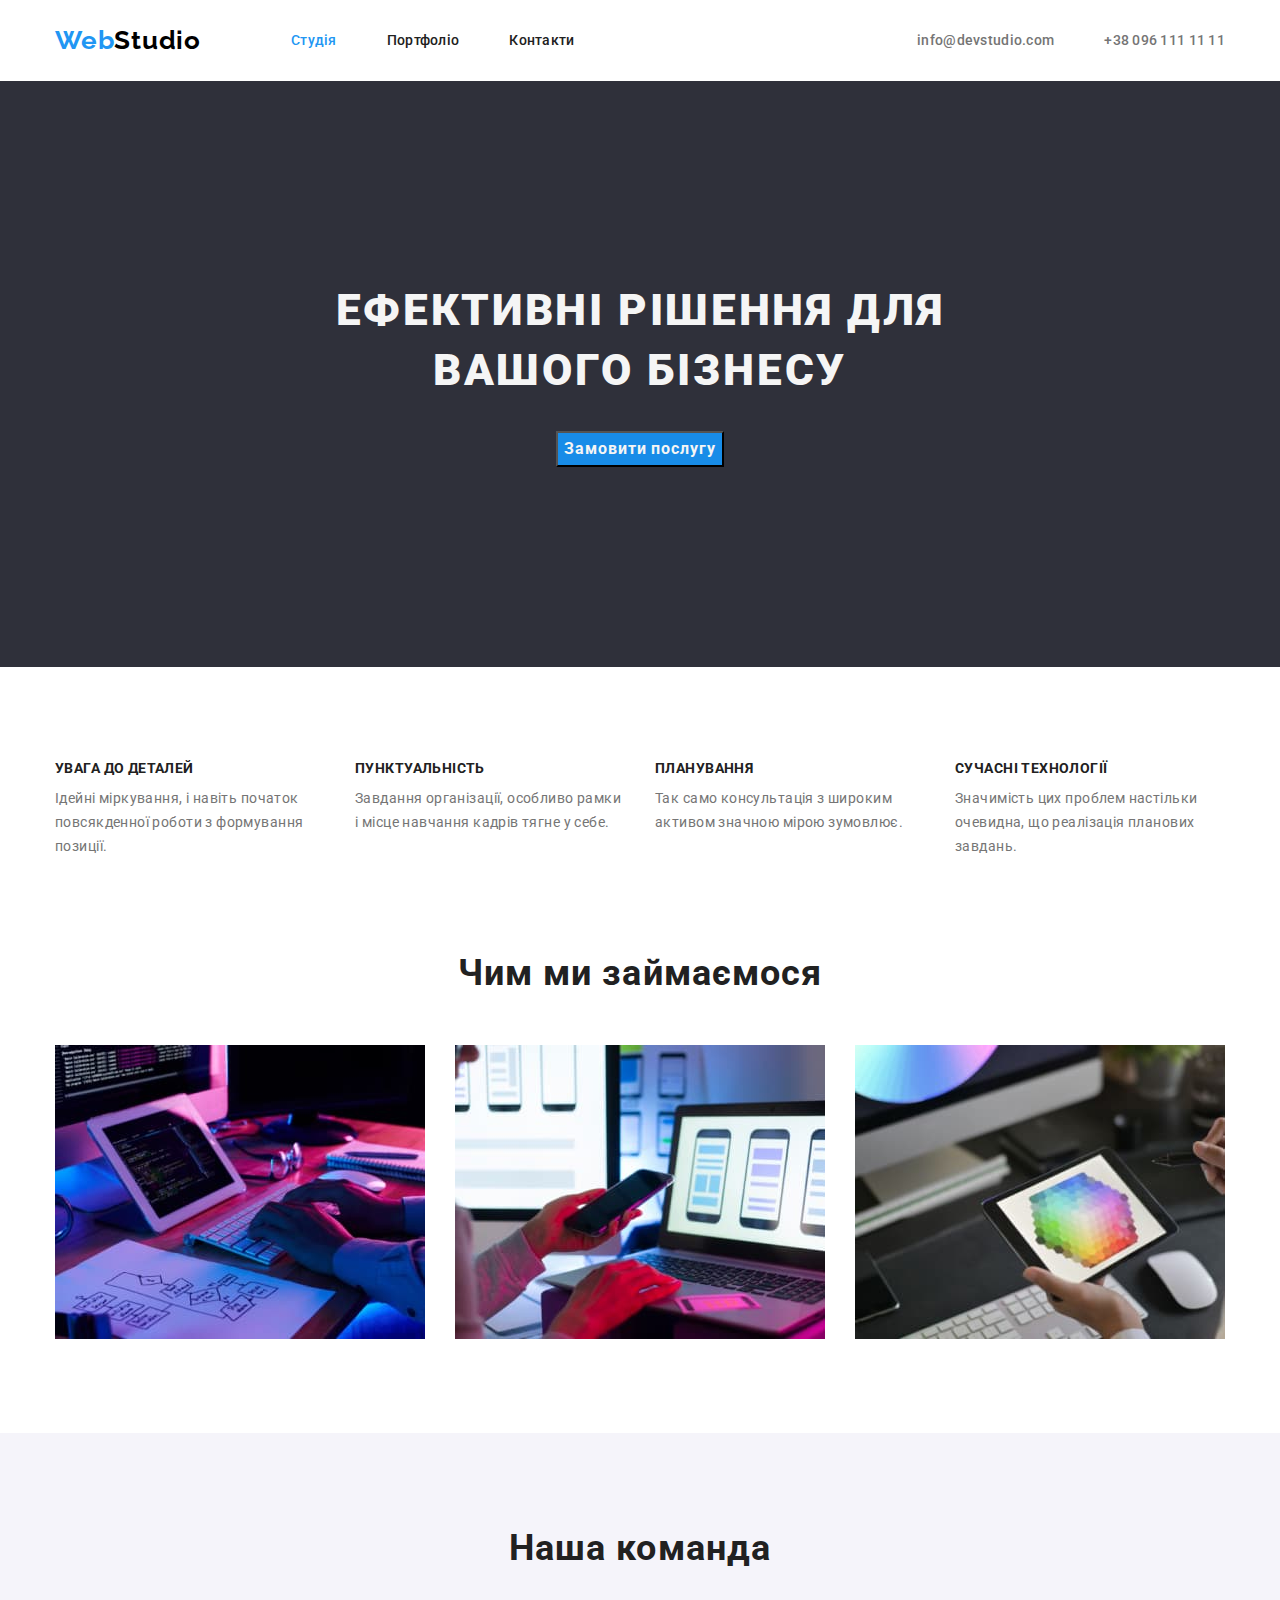
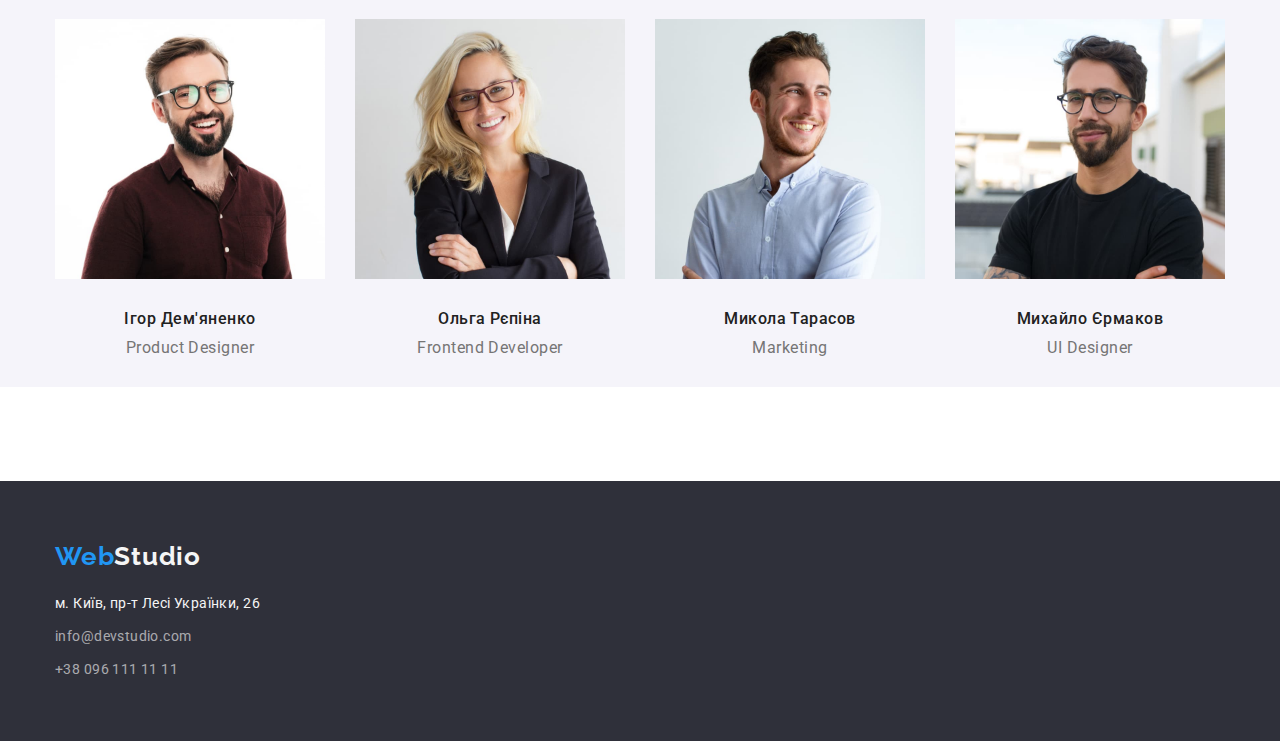
<file: index.html>
<!DOCTYPE html>
<html lang="uk">
  <head>
    <meta charset="UTF-8" />
    <meta http-equiv="X-UA-Compatible" content="IE=edge" />
    <meta name="viewport" content="width=device-width, initial-scale=1.0" />
    <title>Document</title>
    <link rel="preconnect" href="https://fonts.googleapis.com" />
    <link rel="preconnect" href="https://fonts.gstatic.com" crossorigin />
    <link
      href="https://fonts.googleapis.com/css2?family=Raleway:wght@700&family=Roboto:wght@400;500;700;900&display=swap"
      rel="stylesheet"
    />
    <link
      rel="stylesheet"
      href="https://cdn.jsdelivr.net/npm/modern-normalize@1.1.0/modern-normalize.min.css"
    />
    <link rel="stylesheet" href="./css/style.css" />
  </head>
  <body>
    <!--HEADER-->
    <header class="header-page">
      <div class="conteiner header-page-container">
        <a class="logo link" href="./index.html"><span class="part-logo">Web</span>Studio</a>
        <nav class="page-nav">
          <ul class="menu list">
            <li class="menu-item">
              <a class="menu-link link current" href="./index.html">Студія</a>
            </li>
            <li class="menu-item">
              <a class="menu-link link" href="./portfolio.html">Портфоліо</a>
            </li>
            <li class="menu-item"><a class="menu-link link" href="#contacts">Контакти</a></li>
          </ul>
        </nav>
        <ul class="contacts list">
          <li class="mail-contact">
            <a class="mail link" href="mailto:info@devstudio.com">info@devstudio.com</a>
          </li>
          <li class="phone-contact">
            <a class="phone link" href="tel:+380961111111">+38 096 111 11 11</a>
          </li>
        </ul>
      </div>
    </header>
    <!--MAIN-->
    <main>
      <section class="business-solutions">
        <div class="conteiner hero">
          <h1 class="business-solutions-one">Ефективні рішення для вашого бізнесу</h1>
          <button class="btn-form" type="button">Замовити послугу</button>
        </div>
      </section>

      <section class="advantages">
        <div class="conteiner">
          <h2 class="visually-hidden">Наші переваги</h2>
          <ul class="list list-advantages">
            <li class="advantages-item">
              <h3 class="advantage">УВАГА ДО ДЕТАЛЕЙ</h3>
              <p class="about-advantage">
                Ідейні міркування, i навіть початок повсякденної роботи з формування позиції.
              </p>
            </li>
            <li class="advantages-item">
              <h3 class="advantage">ПУНКТУАЛЬНІСТЬ</h3>
              <p class="about-advantage">
                Завдання організації, особливо рамки i місце навчання кадрів тягне у себе.
              </p>
            </li>
            <li class="advantages-item">
              <h3 class="advantage">ПЛАНУВАННЯ</h3>
              <p class="about-advantage">
                Так само консультація з широким активом значною мірою зумовлює.
              </p>
            </li>
            <li class="advantages-item">
              <h3 class="advantage">СУЧАСНІ ТЕХНОЛОГІЇ</h3>
              <p class="about-advantage">
                Значимість цих проблем настільки очевидна, що реалізація планових завдань.
              </p>
            </li>
          </ul>
        </div>
      </section>
      <section class="work-section">
        <div class="conteiner">
          <h2 class="work">Чим ми займаємося</h2>
          <ul class="list work-list">
            <li>
              <img src="./images/work1.jpg" alt="Кодування" width="370" height="294" />
            </li>
            <li>
              <img src="./images/work2.jpg" alt="Діагностика" width="370" height="294" />
            </li>
            <li>
              <img src="./images/work3.jpg" alt="Тестування" width="370" height="294" />
            </li>
          </ul>
        </div>
      </section>

      <section class="team">
        <div class="conteiner team-ch">
          <h2 class="our-team">Наша команда</h2>
          <ul class="list list-team">
            <li>
              <img
                class="foto"
                src="./images/igor-demyanenko.jpg"
                alt="фото Ігор Дем'яненко"
                width="270"
                height="260"
              />
              <h3 class="team-members">Ігор Дем'яненко</h3>
              <p class="team-professions">Product Designer</p>
            </li>
            <li>
              <img
                class="foto"
                src="./images/olga-repina.jpg"
                alt="фото Ольга Рєпіна"
                width="270"
                height="260"
              />
              <h3 class="team-members">Ольга Рєпіна</h3>
              <p class="team-professions">Frontend Developer</p>
            </li>
            <li>
              <img
                class="foto"
                src="./images/mykola-tarasov.jpg"
                alt="фото Микола Тарасов"
                width="270"
                height="260"
              />
              <h3 class="team-members">Микола Тарасов</h3>
              <p class="team-professions">Marketing</p>
            </li>
            <li>
              <img
                class="foto"
                src="./images/mykhailo-ermakov.jpg"
                alt="фото Михайло Єрмаков"
                width="270"
                height="260"
              />
              <h3 class="team-members">Михайло Єрмаков</h3>
              <p class="team-professions">UI Designer</p>
            </li>
          </ul>
        </div>
      </section>
    </main>
    <!--FOOTER-->
    <footer class="page-bottom" id="contacts">
      <div class="conteiner">
        <a class="logo link logo-foter" href="./index.html"
          ><span class="part-logo">Web</span><span class="part-logo-w">Studio</span></a
        >
        <address class="our-adress">
          <ul class="list">
            <li class="list-contacts">
              <a
                class="link our-location"
                href="https://goo.gl/maps/ukndWsPq22E3wPCn8"
                target="_blank"
                rel="noopener nofolow"
                >м. Київ, пр-т Лесі Українки, 26</a
              >
            </li>
            <li class="list-contacts">
              <a class="link our-contacts" href="mailto:info@devstudio.com">info@devstudio.com</a>
            </li>
            <li class="list-contacts list-phone">
              <a class="link our-contacts" href="tel:+380961111111">+38 096 111 11 11</a>
            </li>
          </ul>
        </address>
      </div>
    </footer>
  </body>
</html>
</file>
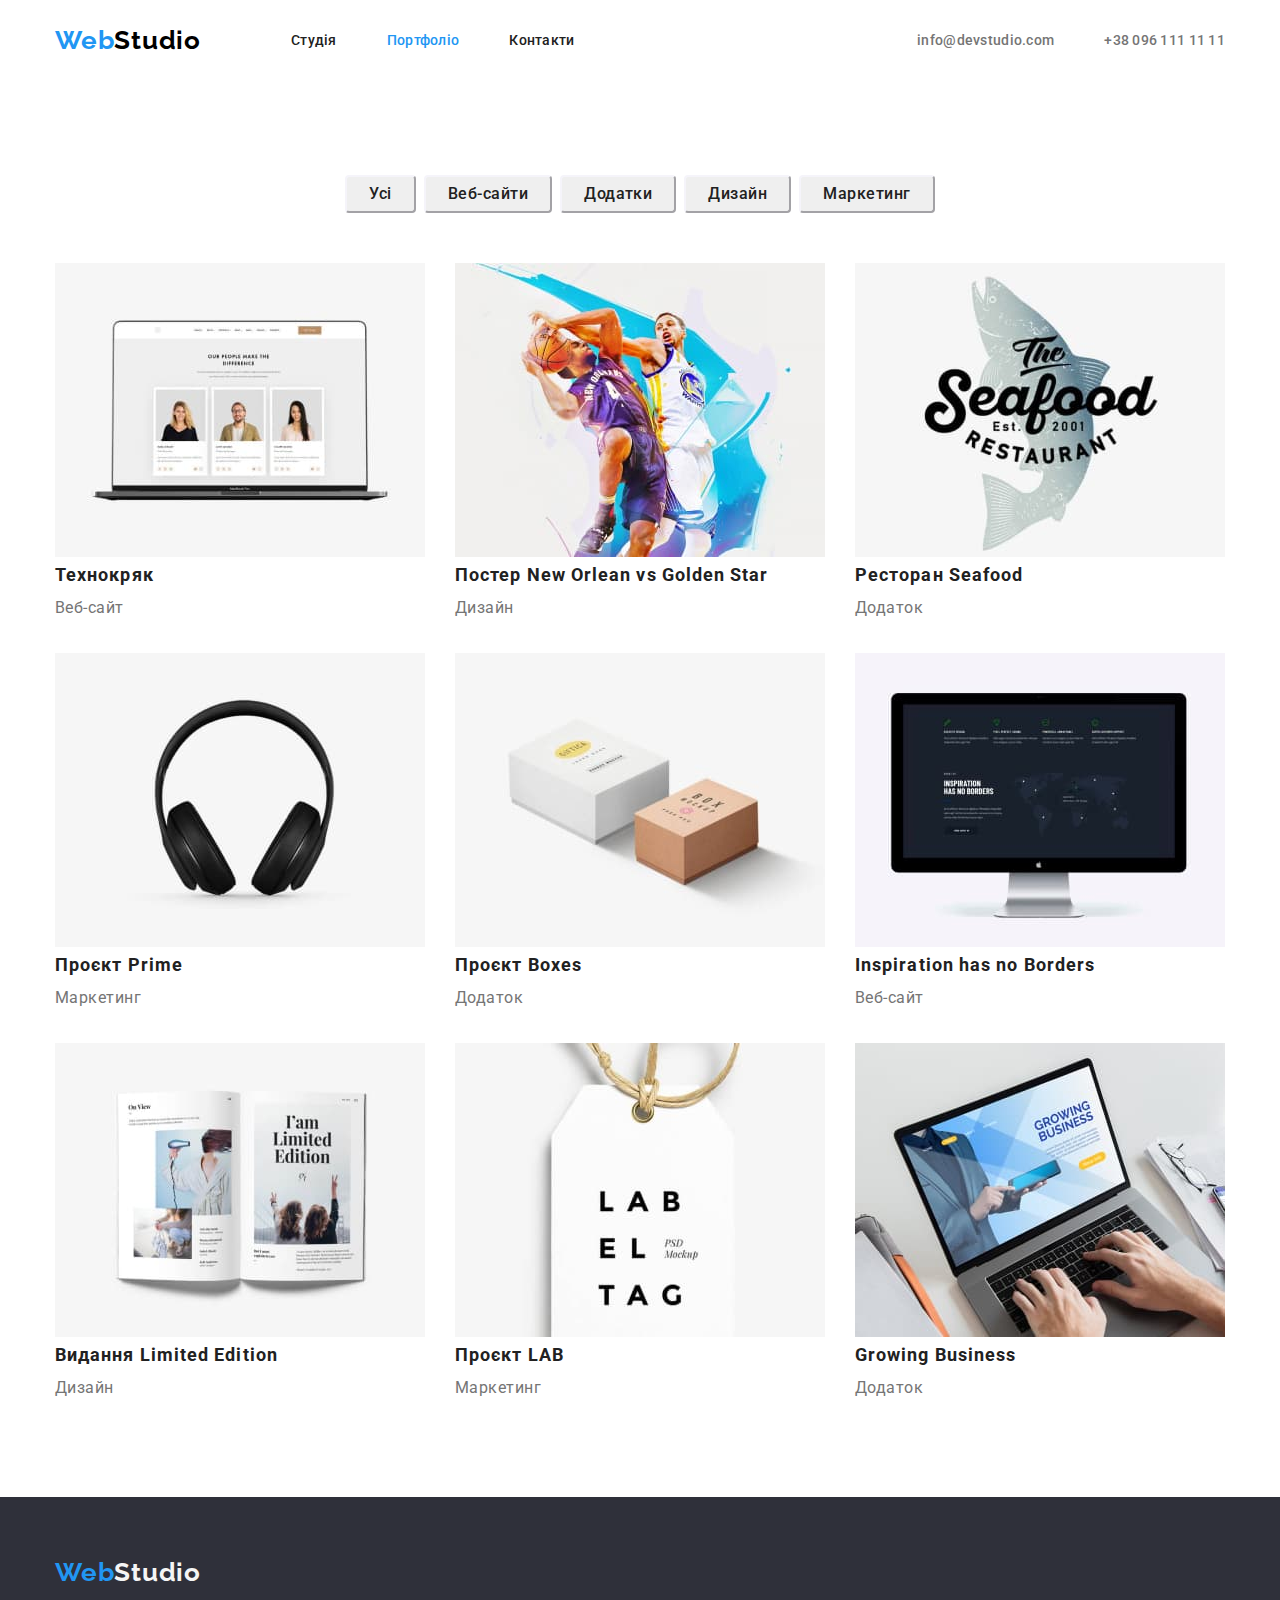
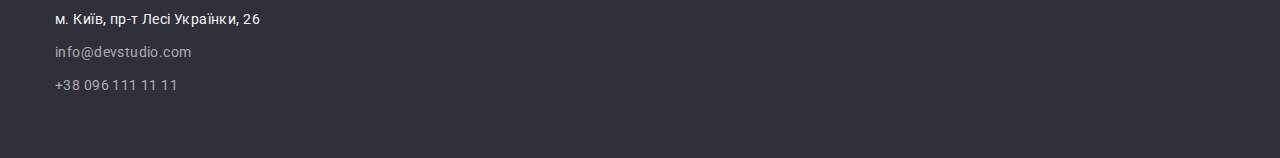
<file: portfolio.html>
<!DOCTYPE html>
<html lang="uk">
  <head>
    <meta charset="UTF-8" />
    <meta http-equiv="X-UA-Compatible" content="IE=edge" />
    <meta name="viewport" content="width=device-width, initial-scale=1.0" />
    <title>Document</title>
    <link rel="preconnect" href="https://fonts.googleapis.com" />
    <link rel="preconnect" href="https://fonts.gstatic.com" crossorigin />
    <link
      href="https://fonts.googleapis.com/css2?family=Raleway:wght@700&family=Roboto:wght@400;500;700;900&display=swap"
      rel="stylesheet"
    />
    <link
      rel="stylesheet"
      href="https://cdn.jsdelivr.net/npm/modern-normalize@1.1.0/modern-normalize.min.css"
    />
    <link rel="stylesheet" href="./css/style.css" />
  </head>
  <body>
    <!--HEADER-->
    <header class="header-page">
      <div class="conteiner header-page-container">
        <a class="logo link" href="./index.html"><span class="part-logo">Web</span>Studio</a>
        <nav class="page-nav">
          <ul class="menu list">
            <li class="menu-item">
              <a class="menu-link link" href="./index.html">Студія</a>
            </li>
            <li class="menu-item">
              <a class="menu-link link current" href="./portfolio.html">Портфоліо</a>
            </li>
            <li class="menu-item"><a class="menu-link link" href="#contacts">Контакти</a></li>
          </ul>
        </nav>
        <ul class="contacts list">
          <li class="mail-contact">
            <a class="mail link" href="mailto:info@devstudio.com">info@devstudio.com</a>
          </li>
          <li class="phone-contact">
            <a class="phone link" href="tel:+380961111111">+38 096 111 11 11</a>
          </li>
        </ul>
      </div>
    </header>
    <!--MAIN-->
    <main>
      <section class="portfolio">
        <div class="conteiner">
          <h1 class="visually-hidden">Портфоліо</h1>
          <ul class="list list-buttons">
            <li class="list-btn"><button class="btn-filter" type="button">Усі</button></li>
            <li class="list-btn"><button class="btn-filter" type="button">Веб-сайти</button></li>
            <li class="list-btn"><button class="btn-filter" type="button">Додатки</button></li>
            <li class="list-btn"><button class="btn-filter" type="button">Дизайн</button></li>
            <li class="list-btn"><button class="btn-filter" type="button">Маркетинг</button></li>
          </ul>
          <ul class="list list-pictures">
            <li>
              <a class="link" href="">
                <img src="./images/1.jpg" alt="Відкритий веб сайт на пк" width="370" height="294" />
                <h2 class="picture-captions">Технокряк</h2>
                <p class="kind-pic">Веб-сайт</p>
              </a>
            </li>
            <li>
              <a class="link" href="">
                <img
                  src="./images/2.jpg"
                  alt="Постер баскетбольної команди"
                  width="370"
                  height="294"
                />
                <h2 class="picture-captions">Постер New Orlean vs Golden Star</h2>
                <p class="kind-pic">Дизайн</p>
              </a>
            </li>
            <li>
              <a class="link" href="">
                <img src="./images/3.jpg" alt="Постер ресторану" width="370" height="294" />
                <h2 class="picture-captions">Ресторан Seafood</h2>
                <p class="kind-pic">Додаток</p>
              </a>
            </li>
            <li>
              <a class="link" href="">
                <img src="./images/4.jpg" alt="Наушники" width="370" height="294" />
                <h2 class="picture-captions">Проєкт Prime</h2>
                <p class="kind-pic">Маркетинг</p>
              </a>
            </li>
            <li>
              <a class="link" href="">
                <img src="./images/5.jpg" alt="Дві коробки" width="370" height="294" />
                <h2 class="picture-captions">Проєкт Boxes</h2>
                <p class="kind-pic">Додаток</p>
              </a>
            </li>
            <li>
              <a class="link" href="">
                <img
                  src="./images/6.jpg"
                  alt="Монітор з відкритим веб сайтом"
                  width="370"
                  height="294"
                />
                <h2 class="picture-captions">Inspiration has no Borders</h2>
                <p class="kind-pic">Веб-сайт</p>
              </a>
            </li>
            <li>
              <a class="link" href="">
                <img src="./images/7.jpg" alt="Відкрита книга" width="370" height="294" />
                <h2 class="picture-captions">Видання Limited Edition</h2>
                <p class="kind-pic">Дизайн</p>
              </a>
            </li>
            <li>
              <a class="link" href="">
                <img src="./images/8.jpg" alt="Лейба на нитці" width="370" height="294" />
                <h2 class="picture-captions">Проєкт LAB</h2>
                <p class="kind-pic">Маркетинг</p>
              </a>
            </li>
            <li>
              <a class="link" href="">
                <img
                  src="./images/9.jpg"
                  alt="Людина працює за ноутбуком"
                  width="370"
                  height="294"
                />
                <h2 class="picture-captions">Growing Business</h2>
                <p class="kind-pic">Додаток</p>
              </a>
            </li>
          </ul>
        </div>
      </section>
    </main>
    <!--FOOTER-->
    <footer class="page-bottom" id="contacts">
      <div class="conteiner">
        <a class="logo link logo-foter" href="./index.html"
          ><span class="part-logo">Web</span><span class="part-logo-w">Studio</span></a
        >
        <address class="our-adress">
          <ul class="list">
            <li class="list-contacts">
              <a
                class="link our-location"
                href="https://goo.gl/maps/ukndWsPq22E3wPCn8"
                target="_blank"
                rel="noopener nofolow"
                >м. Київ, пр-т Лесі Українки, 26</a
              >
            </li>
            <li class="list-contacts">
              <a class="link our-contacts" href="mailto:info@devstudio.com">info@devstudio.com</a>
            </li>
            <li class="list-contacts list-phone">
              <a class="link our-contacts" href="tel:+380961111111">+38 096 111 11 11</a>
            </li>
          </ul>
        </address>
      </div>
    </footer>
  </body>
</html>
</file>
<file: css/style.css>
:root {
    
    --accent-color:#2196F3;
    --primary-font:'Roboto', sans-serif;
    --bg-color: #2F303A;
    --bg-color-two:#FFFFFF; 
    --primary-text-color: #212121;
    --second-text-color: #757575;
    --third-text-color:#F5F5F5;
    --fourth-text-color: #F5F4FA;
    
    
}

h1,h2,h3,h4,p {
  margin-top: 0;
  margin-bottom: 0;
}

ul,ol {
    margin-top: 0;
  margin-bottom: 0;
  padding-left: 0;
}


img {
    display: block;
}

.link {
    text-decoration: none;
  
}
.list {
    list-style: none;
}

button {
    cursor: pointer;
    font-family: inherit;
}

body {
    
    font-size: 14px;
    letter-spacing: 0.03em;
    color: var(--primary-text-color);
    font-family: var(--primary-font);
    background-color: var(--bg-color-two);
     
}
.visually-hidden {
    position: absolute;
    width: 1px;
    height: 1px;
    margin: -1px;
    border: 0;
    padding: 0;
    white-space: nowrap;
    clip-path: inset(100%);
    clip: rect(0 0 0 0);
    overflow: hidden;
}

.conteiner  {
    width: 1200px;
    margin-left: auto;
    margin-right: auto;
    padding-left: 15px;
    padding-right: 15px;
}
/* =================HEADER=======================*/

.header-page-container {
    display: flex;
    align-items: center;
}

.logo {
    font-family: 'Raleway',sans-serif;
font-weight: 700;
font-size: 26px;
line-height: 1.19;
letter-spacing: 0.03em;
color: #000000;
margin-right: 90px;

}

.part-logo {
    color:var(--accent-color)
}

.menu {
    display: flex;
    align-items: center;
    margin-top: 32px;
    margin-bottom: 32px;
}

.contacts {
    display: flex;
    margin-left: auto;
    gap: 50px;
}
.menu-item:not(:last-child) {
    margin-right: 50px;
  
}



.menu-link {
    padding-top: 32px;
    padding-bottom: 32px;
font-weight: 500;
font-size: 14px;
line-height: 1.14;
letter-spacing: 0.02em;
color: var(--primary-text-color);

}


.menu-link:hover,
.menu-link:focus {
    color: var(--accent-color)
}

.current {
    color: var(--accent-color);
}

.mail {
    
}

.mail,
.phone {
   
  font-weight: 500;
font-size: 14px;
line-height: 1.14;
letter-spacing: 0.02em;
color:var(--second-text-color);
}

.mail:hover, .mail:focus,
.phone:hover, .phone:focus {
    color: var(--accent-color)
}

/* ==================MAIN==================*/

/*---------------SECTION 1-----------------*/

.business-solutions {
    background-color:var(--bg-color);
    text-align: center;
    margin-bottom: 94px;


}
.business-solutions-one {
 
font-weight: 900;
font-size: 44px;
line-height: 1.36;
text-align: center;
letter-spacing: 0.06em;
text-transform: uppercase;
color:var(--third-text-color);
width: 696px;
display: inline-block;
margin-right: auto;
margin-left: auto;
margin-top: 200px;
margin-bottom: 30px;

}

.btn-form {
font-weight: 700;
font-size: 16px;
line-height: 1.88;
display: flex;
align-items: center;
text-align: center;
letter-spacing: 0.06em;
color:var(--third-text-color);
background-color: #188CE8;
margin-right: auto;
margin-left: auto;
/* margin-bottom: 200px; */



}
.hero {
    padding-bottom: 200px;
}

.btn-form:hover, .btn-form:focus {
   background-color: var(--accent-color)
}

/*------------------SECTION 2----------------*/


.advantage { 
font-weight: 700;
font-size: 14px;
line-height: 1.14;
letter-spacing: 0.03em;
text-transform: uppercase;
margin-bottom: 10px;


}

.advantages-item {
width: 270px;
}

.about-advantage { 
font-weight: 400;
font-size: 14px;
line-height: 1.71;
letter-spacing: 0.03em;
color:var(--second-text-color);
}
.list-advantages {
    display: flex;
 
  
    

}


.advantages-item:not(:last-child) {
margin-right: 30px; 
} 

.advantages { 
        margin-bottom: 94px;
}

/*----SECTION 3--------*/
.work {   
font-weight: 700;
font-size: 36px;
line-height: 1.17;
text-align: center;
letter-spacing: 0.03em;
margin-bottom: 50px;
}

.work-list {
    display: flex;
    gap: 30px;
}

.work-section {
    margin-bottom: 94px;
}

/* .work-list:not(:last-child) {
    margin-right: 30px;
} */
/* -----SECTION 4 ------*/

.team {
    background-color:var(--fourth-text-color);
    margin-bottom: 94px;
}
.our-team { 
font-weight: 700;
font-size: 36px;
line-height: 1.17;
text-align: center;
letter-spacing: 0.03em;
padding-top: 94px;
margin-bottom: 50px;
}
.team-members {  
font-weight: 500;
font-size: 16px;
line-height: 1.19;
text-align: center;
letter-spacing: 0.03em;
margin-top: 30px;
margin-bottom: 10px;
}

.team-professions { 
font-weight: 400;
font-size: 16px;
line-height: 1.19;
text-align: center;
letter-spacing: 0.03em;
color:var(--second-text-color);
margin-bottom: 30px;

}



.list-team {
    display: flex;
    gap: 30px;
}

/*-----FOOTER-----*/

.logo-foter {
  display: inline-block;
  margin-top: 60px;
  margin-bottom: 20px;
}

.list-contacts {
   
    margin-bottom: 9px;
}

.part-logo-w {
    color:var(--third-text-color);
}
.our-location {
font-style: normal; 
font-weight: 400;
font-size: 14px;
line-height: 1.71;
letter-spacing: 0.03em;
color:var(--third-text-color);
}

.our-contacts {
   font-style: normal;
font-weight: 400;
font-size: 14px;
line-height: 1.71;
letter-spacing: 0.03em;
color: rgba(255, 255, 255, 0.6);
}

.our-location:hover, .our-location:focus,
.our-contacts:hover, .our-contacts:focus {
    color:var(--accent-color);
}

.page-bottom {
    background-color:var(--bg-color);
    padding-bottom: 60px;
    
}
.list-phone {
    margin-bottom: 0;
}

/*----PORTFOLIO-------*/

/*----MAIN-------*/

.portfolio {
    margin-top: 94px;
    margin-bottom: 94px;
}

.list-buttons {
    display: flex;
    justify-content: center;
    margin-bottom: 50px;
    /* margin-left: auto;
    margin-right: auto; */
}

.list-btn {
    display: flex;
    /* margin-right: 8px; */

   
}
.list-btn:not(:last-child) {
    margin-right: 8px;
}

.list-pictures {
    display: flex;
    flex-wrap: wrap;
    gap: 30px;
}

.btn-filter {
font-weight: 500;
font-size: 16px;
line-height: 1.62;
text-align: center;
letter-spacing: 0.03em;
color: var(--primary-text-color);
border-color:var(--fourth-text-color);
border-radius: 4px;
display: inline-block;
height: 38px;
padding-left: 22px;
padding-right: 22px;
}

/* .btn-filter:not(:last-child) {
    margin-right: 8px;
} */
.btn-filter:hover, .btn-filter:focus {

  background-color:var(--accent-color);
  color:var(--third-text-color);

}

.picture-captions { 
font-weight: 700;
font-size: 18px;
line-height: 2.0;
letter-spacing: 0.06em;
color:var(--primary-text-color);
}

.kind-pic {
font-size: 16px;
line-height: 1.88;
letter-spacing: 0.03em;
color: var(--second-text-color);
}
</file>
